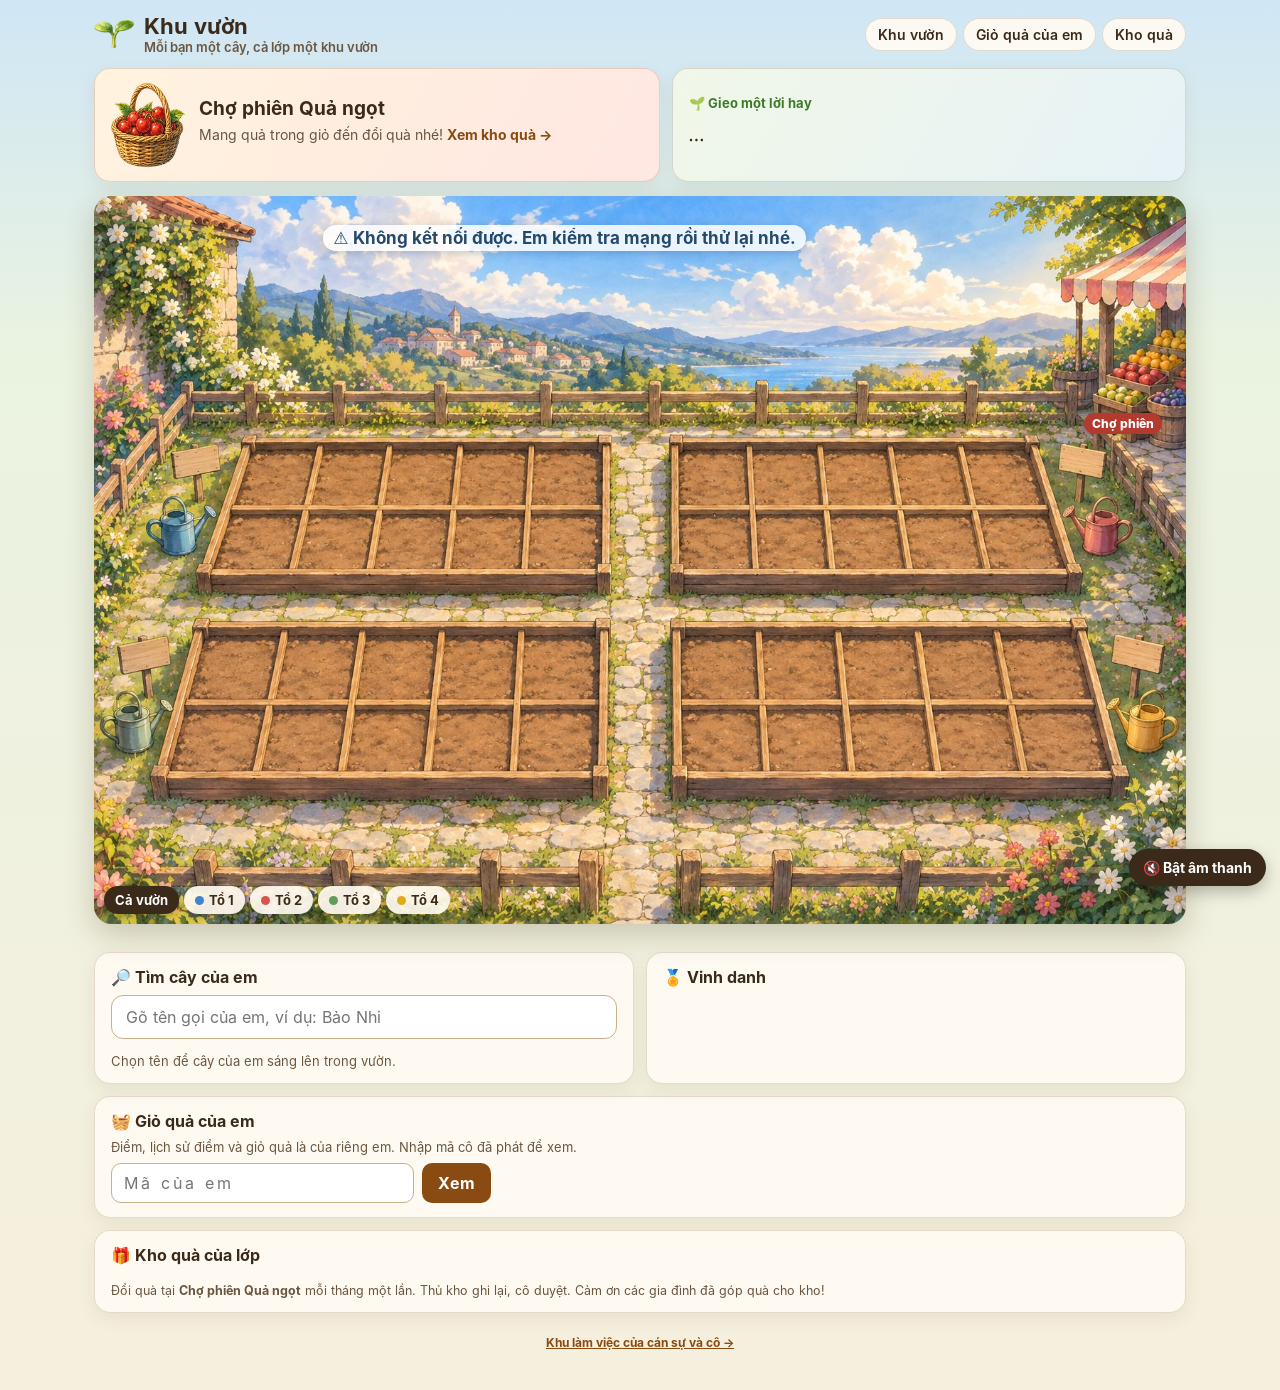
<file: index.html>
<!DOCTYPE html>
<html lang="vi">
<head>
<meta charset="utf-8">
<meta name="viewport" content="width=device-width,initial-scale=1">
<meta name="robots" content="noindex,nofollow">
<title>Khu vườn 8A11</title>
<link rel="icon" href="s1.webp">
<link rel="stylesheet" href="vuon.css">
<style>
.demo{background:#FFF4C9;border:1px dashed #C9A227;border-radius:14px;padding:10px 14px;font-size:13.5px;margin-bottom:12px;line-height:1.55}
.demo b{font-weight:700}.demo code{background:#fff;border-radius:6px;padding:1px 6px;font-weight:700}
.demo button{border:0;background:#8A4B12;color:#fff;border-radius:8px;padding:4px 10px;font-weight:700;cursor:pointer;margin-left:6px}
.loading{padding:60px 0;text-align:center;color:var(--soft)}
.err{background:#FDECEA;color:#8A1C12;border-radius:12px;padding:12px 14px;margin:10px 0}
.foot a{color:#8A4B12;font-weight:700}
</style>
</head>
<body>
<div class="wrap">
<div id="demo" class="demo" hidden></div>

<header class="top">
 <div class="brand"><img src="s1.webp" alt=""><div><h1 id="h1">Khu vườn</h1><small id="sub">Mỗi bạn một cây, cả lớp một khu vườn</small></div></div>
 <nav class="nav"><a href="#vuon">Khu vườn</a><a href="#gio">Giỏ quả của em</a><a href="#kho">Kho quà</a></nav>
</header>

<section class="market">
 <div class="card fair">
  <img class="bk" src="s8.webp" alt="">
  <div>
   <h2>Chợ phiên Quả ngọt</h2>
   <p id="fairTxt">Mang quả trong giỏ đến đổi quà nhé! <a class="link" href="#kho">Xem kho quà →</a></p>
   <div class="count" id="count"></div>
  </div>
 </div>
 <div class="card quote">
  <div class="qh"><span id="qn" style="margin:0;color:#3F7A2A;font-weight:700">🌱 Gieo một lời hay</span> <span id="qd"></span></div>
  <blockquote id="qt">…</blockquote>
  <div class="qa" id="qa"></div>
 </div>
</section>

<section id="vuon" class="scene-box">
 <div class="viewport" id="vp">
  <div class="scene" id="scene">
   <img class="bg" src="bg.jpg" alt="Khu vườn của lớp với 4 luống của 4 tổ">
   <div class="title"><span id="t2">🌱 Đang tải khu vườn…</span></div>
   <button class="stall" id="stall" aria-label="Mở kho quà và chợ phiên"><span>Chợ phiên</span></button>
  </div>
 </div>
 <div class="zoombar" id="zoombar"></div>
 <div class="tip" id="tip" hidden></div>
</section>

<section class="ladder" id="ladder" aria-label="Các mức của cây"></section>

<section class="row">
 <div class="card search">
  <h3>🔎 Tìm cây của em</h3>
  <input id="q" type="search" placeholder="Gõ tên gọi của em, ví dụ: Bảo Nhi" autocomplete="off">
  <div class="res" id="res"></div>
  <div class="hint">Chọn tên để cây của em sáng lên trong vườn.</div>
 </div>
 <div class="card honor">
  <h3>🏅 Vinh danh</h3>
  <div id="honor"></div>
 </div>
</section>

<section id="gio" class="card basket">
 <h3>🧺 Giỏ quả của em</h3>
 <div class="hint" style="margin:0 0 8px">Điểm, lịch sử điểm và giỏ quả là của riêng em. Nhập mã cô đã phát để xem.</div>
 <div class="codebox"><input id="code" maxlength="40" placeholder="Mã của em" autocomplete="off" autocapitalize="off" spellcheck="false"><button id="go">Xem</button></div>
 <div class="hint" id="codeErr" style="color:#B23A2E" hidden></div>
 <div class="me" id="me"></div>
</section>

<section id="kho" class="card store">
 <h3>🎁 Kho quà của lớp</h3>
 <div class="goods" id="goods"></div>
 <div class="note">Đổi quà tại <b>Chợ phiên Quả ngọt</b> mỗi tháng một lần. Thủ kho ghi lại, cô duyệt. Cảm ơn các gia đình đã góp quà cho kho!</div>
</section>

<button class="snd" id="snd" aria-pressed="false">🔇 Bật âm thanh</button>
<div class="foot"><a href="lam-viec.html">Khu làm việc của cán sự và cô →</a></div>
</div>

<script src="config.js"></script>
<script src="seed.js"></script>
<script src="core.js"></script>
<script src="memdb.js"></script>
<script src="api.js"></script>
<script src="sound.js"></script>
<script>
const W=1536,H=1024;
const IMG=[0,1,2,3,4,5,6,7,8].map(i=>'s'+i+'.webp');
const SW=[196,372,412,522,504,560,524];
const BEDS={1:[[215,350],[712,350],[165,525],[712,525]],2:[[821,350],[1321,350],[821,525],[1364,525]],3:[[150,615],[712,615],[100,810],[712,810]],4:[[824,618],[1386,618],[824,810],[1436,810]]};
const TEAM=[["Tổ 1","--t1"],["Tổ 2","--t2"],["Tổ 3","--t3"],["Tổ 4","--t4"]];
const SIGNS=[[143,371],[1389,373],[69,646],[1467,644]];
const CANS=[[122,425],[1420,425],[82,700],[1466,700]];
const QNAMES=['🌱 Gieo một lời hay','☀️ Lời hay mỗi sáng','🌰 Hạt giống lời hay'];
const $=id=>document.getElementById(id);
const pct=(v,t)=>(v/t*100)+'%';
const esc=s=>String(s).replace(/[&<>"]/g,c=>({'&':'&amp;','<':'&lt;','>':'&gt;','"':'&quot;'}[c]));
function quadPt(q,u,v){const[a,b,c,d]=q;const tx=a[0]+(b[0]-a[0])*u,ty=a[1]+(b[1]-a[1])*u,bx=c[0]+(d[0]-c[0])*u,by=c[1]+(d[1]-c[1])*u;return[tx+(bx-tx)*v,ty+(by-ty)*v]}
let V=null,S=[],nodes=[],hl=null,zoomed=0;
const scene=$('scene');

/* ---------- chế độ thử ---------- */
if(VuonAPI.demo){const c=VuonAPI.codes;$('demo').hidden=false;
 $('demo').innerHTML=`<b>Đang chạy chế độ thử</b> (chưa nối Google Trang tính, điểm là dữ liệu mẫu, chỉ lưu trên máy này). Mã thử: học sinh <code>${c.hocSinh}</code> · cô <code>${c.co}</code> · tổ trưởng tổ 1 <code>${c.toTruong1}</code> · tổ phó tổ 1 <code>${c.toPho1}</code> · thủ kho <code>${c.thuKho}</code>. <a href="lam-viec.html">Mở khu làm việc →</a><button id="rs">Đặt lại dữ liệu thử</button>`;
 $('rs').onclick=()=>{VuonAPI.resetDemo();location.reload()};}

/* ---------- tải dữ liệu ---------- */
/* Hiện ngay dữ liệu lần trước (nếu có) cho nhanh, rồi cập nhật bản mới từ máy chủ */
const CK='vuon-cache-'+((window.VUON_CONFIG||{}).apiUrl||'demo').slice(-24);
try{const c=localStorage.getItem(CK);if(c&&!VuonAPI.demo)render(JSON.parse(c))}catch(e){}
VuonAPI.call({action:'vuon'}).then(d=>{render(d);try{localStorage.setItem(CK,JSON.stringify(d))}catch(e){}})
 .catch(e=>{if(!V)$('t2').textContent='⚠️ '+e.message;});

function render(d){
 V=d;S=d.hocSinh;const N=d.tenMoc;
 document.title='Khu vườn '+d.lop;$('h1').textContent='Khu vườn '+d.lop;
 $('sub').textContent='Mùa tháng '+d.thang+' · Mỗi bạn một cây, cả lớp một khu vườn';
 $('t2').textContent='🌱 Mùa tháng '+d.thang+' · còn '+d.conNgay+' ngày thu hoạch';
 /* chợ phiên */
 const cp=d.choPhien?new Date(d.choPhien+'T00:00:00'):null,today=new Date(d.homNay+'T00:00:00');
 const dn=cp?Math.max(0,Math.round((cp-today)/864e5)):0;
 $('fairTxt').innerHTML=(cp?`Mở ngày <b>${cp.getDate()}/${cp.getMonth()+1}</b> ${esc(d.gioChoPhien||'')}. `:'')+'Mang quả trong giỏ đến đổi quà nhé! <a class="link" href="#kho">Xem kho quà →</a>';
 $('count').innerHTML=(cp?`<span>${dn}<i>ngày</i></span>`:'')+`<span>${d.kho.reduce((a,g)=>a+g.sl,0)}<i>món quà</i></span><span>${d.kho.filter(g=>g.sl>0).length}<i>loại</i></span>`;
 /* lời hay */
 const doy=Math.floor((today-new Date(today.getFullYear(),0,0))/864e5);
 $('qn').textContent=QNAMES[doy%3];
 const q=d.cauHay.length?d.cauHay[doy%d.cauHay.length]:['Mỗi ngày một việc tốt.',''];
 $('qt').textContent=q[0];$('qa').textContent=q[1]?'— '+q[1]:'';
 $('qd').textContent='· '+today.toLocaleDateString('vi-VN',{weekday:'long',day:'numeric',month:'numeric'});
 drawGarden();drawLadder(N);drawHonor();drawStore();
}

function drawGarden(){
 scene.querySelectorAll('.plant,.bee,.sign,.can,.ring').forEach(n=>n.remove());nodes=[];
 S.forEach((s,i)=>{
  const q=BEDS[s.to];if(!q||!s.o||s.o>10)return;
  const r=Math.floor((s.o-1)/5),c=(s.o-1)%5;
  const[x,y]=quadPt(q,(c+.5)/5,(r+.86)/2);
  const cw=Math.hypot(...[0,1].map(k=>quadPt(q,(c+1)/5,(r+.5)/2)[k]-quadPt(q,c/5,(r+.5)/2)[k]));
  const k=Math.min(6,s.muc),w=SW[k]/560*cw*1.02;
  const b=document.createElement('button');b.className='plant';b.dataset.i=i;
  b.style.left=pct(x,W);b.style.top=pct(y,H);b.style.width=pct(w,W);b.style.zIndex=10+r;
  b.setAttribute('aria-label',s.ten+', '+V.tenMoc[k]);
  b.innerHTML=`<img src="${IMG[k]}" alt="" style="--d:${4+((i*7)%30)/10}s;--dl:-${(i*13)%40/10}s">`+(s.qua>1?`<span class="q">×${s.qua}</span>`:'');
  scene.appendChild(b);nodes[i]=b;
  for(let j=0;j<Math.min(2,s.ong);j++){const be=document.createElement('div');be.className='bee';be.style.left=pct(x-cw*(.15-j*.3),W);be.style.top=pct(y-cw*(1.25-j*.2),H);be.style.width=pct(cw*.42,W);be.innerHTML=`<img src="${IMG[7]}" alt="" style="--d:${5+i%3+j}s">`;scene.appendChild(be)}
 });
 const ring=document.createElement('div');ring.className='ring';ring.id='ring';scene.appendChild(ring);
 TEAM.forEach(([n,c],j)=>{
  const s=document.createElement('div');s.className='sign';s.style.left=pct(SIGNS[j][0],W);s.style.top=pct(SIGNS[j][1],H);
  s.innerHTML=`<i style="background:var(${c})"></i>${n}`;scene.appendChild(s);
  const t=V.to[j],f=t.pt/100;
  const cn=document.createElement('div');cn.className='can'+(f>=1?' full':'');cn.style.left=pct(CANS[j][0],W);cn.style.top=pct(CANS[j][1],H);
  cn.innerHTML=`<div class="lbl">${f>=1?'💧 Đầy bình!':'💧 '+t.pt+'%'}<div class="bar"><i style="width:${t.pt}%"></i></div></div>`;
  scene.appendChild(cn);
 });
}
function drawLadder(N){
 $('ladder').innerHTML=N.map((n,i)=>`<div class="lv"><div class="im"><img src="${IMG[i]}" alt=""></div><b>${esc(n)}</b><small>${i?'từ '+V.moc[i]+' điểm':'khởi đầu'}${i===N.length-1?' · thêm '+V.buocQua+' điểm = thêm 1 quả':''}</small></div>`).join('');
}
function drawHonor(){
 const h=V.vinhDanh;
 $('honor').innerHTML=`
 <div class="hon"><div class="ic">🌱</div><div><b>Mầm Vươn cao: ${h.vuonCao?esc(h.vuonCao.ten):'chưa có'}</b><div>Tiến bộ nhiều nhất tuần trước${h.vuonCao?' ('+TEAM[h.vuonCao.to-1][0]+')':''}</div></div></div>
 <div class="hon"><div class="ic">🌷</div><div><b>Luống Nở rộ: ${h.noRo?TEAM[h.noRo-1][0]:'chưa có'}</b><div>Tổ đầu tiên tưới đầy bình trong tháng</div></div></div>
 <div class="hon"><div class="ic">🎉</div><div><b>Vườn Rộn ràng: ${h.soToDay}/4 tổ</b><div>Cả 4 tổ đầy bình thì cả lớp nhận thưởng chung</div></div></div>`;
}
function drawStore(){
 $('goods').innerHTML=V.kho.map(g=>`<div class="good${g.sl?'':' out'}"><div class="e">${esc(g.bt)}</div><b>${esc(g.ten)}</b><div class="pr">${g.gia} quả</div><div class="st">${g.sl?'Còn '+g.sl:'Hết hàng · chờ bổ sung'}</div></div>`).join('')||'<div class="hint">Kho quà đang được chuẩn bị.</div>';
}

/* ---------- phóng to từng tổ ---------- */
const ZB=$('zoombar');
ZB.innerHTML=[["Cả vườn",0]].concat(TEAM.map((t,j)=>[t[0],j+1])).map(([n,t])=>`<button data-t="${t}">${t?`<i style="background:var(${TEAM[t-1][1]})"></i>`:''}${n}</button>`).join('');
function zoom(t){
 zoomed=t;[...ZB.children].forEach(b=>b.classList.toggle('on',+b.dataset.t===t));
 if(!t){scene.style.transform='none';return}
 const q=BEDS[t],xs=q.map(p=>p[0]),ys=q.map(p=>p[1]);
 const x0=Math.min(...xs)-90,x1=Math.max(...xs)+120,y0=Math.min(...ys)-70,y1=Math.max(...ys)+30;
 const s=Math.min(W/(x1-x0),H/(y1-y0)),cx=(x0+x1)/2,cy=(y0+y1)/2,k=$('vp').getBoundingClientRect().width/W;
 let tx=W/2-cx*s,ty=H/2-cy*s;tx=Math.min(0,Math.max(W-W*s,tx));ty=Math.min(0,Math.max(H-H*s,ty));
 scene.style.transform=`translate(${tx*k}px,${ty*k}px) scale(${s})`;
}
ZB.addEventListener('click',e=>{const b=e.target.closest('button');if(b){zoom(+b.dataset.t);Snd.play('water')}});
addEventListener('resize',()=>zoom(zoomed));zoom(0);

/* ---------- chạm vào cây ---------- */
const tip=$('tip');
function showTip(i){const s=S[i],k=Math.min(6,s.muc),r=nodes[i].getBoundingClientRect(),w=$('vuon').getBoundingClientRect();
 tip.innerHTML=`<b>${esc(s.ten)}</b>${TEAM[s.to-1][0]} · ${esc(V.tenMoc[k])}${s.qua?' 🍎×'+s.qua:''}${s.ong?' · có ong 🐝':''}`;tip.hidden=false;
 const L=Math.min(w.width-tip.offsetWidth-6,Math.max(6,r.left-w.left+r.width/2-tip.offsetWidth/2));
 let T=r.top-w.top-tip.offsetHeight-6;if(T<4)T=r.bottom-w.top+6;tip.style.left=L+'px';tip.style.top=T+'px'}
scene.addEventListener('pointerover',e=>{const p=e.target.closest('.plant');if(p)showTip(+p.dataset.i)});
scene.addEventListener('pointerout',e=>{if(e.target.closest('.plant')&&hl===null)tip.hidden=true});
scene.addEventListener('click',e=>{const p=e.target.closest('.plant');if(p){p.classList.remove('pop');void p.offsetWidth;p.classList.add('pop');Snd.play('pop');showTip(+p.dataset.i)}});
$('stall').addEventListener('click',()=>{Snd.play('chime');$('kho').scrollIntoView({behavior:'smooth'})});

/* ---------- tìm cây ---------- */
const norm=s=>s.normalize('NFD').replace(/[̀-ͯ]/g,'').replace(/[đĐ]/g,'d').toLowerCase();
function focusKid(i){
 hl=i;scene.classList.add('dimmed');nodes.forEach((n,j)=>n&&n.classList.toggle('hl',j===i));
 const n=nodes[i],ring=$('ring');if(n){ring.style.left=n.style.left;ring.style.top=(parseFloat(n.style.top)-parseFloat(n.style.width)*W/H*.45)+'%';ring.style.width=(parseFloat(n.style.width)*1.4)+'%';ring.style.aspectRatio='1';ring.classList.add('on');}
 if(innerWidth<760)zoom(S[i].to);
 $('vuon').scrollIntoView({behavior:'smooth',block:'center'});Snd.play('ting');
 setTimeout(()=>n&&showTip(i),zoomed?750:350);
}
function clearHl(){hl=null;scene.classList.remove('dimmed');nodes.forEach(n=>n&&n.classList.remove('hl'));const r=$('ring');if(r)r.classList.remove('on');tip.hidden=true}
$('q').addEventListener('input',()=>{
 const v=norm($('q').value.trim());if(!v){$('res').innerHTML='';clearHl();return}
 const m=S.map((s,i)=>i).filter(i=>norm(S[i].ten).includes(v)).slice(0,8);
 $('res').innerHTML=m.map(i=>{const k=Math.min(6,S[i].muc);return `<button data-i="${i}"><img src="${IMG[k]}" alt=""><div><b>${esc(S[i].ten)}</b><div class="t">${TEAM[S[i].to-1][0]} · ${esc(V.tenMoc[k])}</div></div></button>`}).join('')||'<div class="hint">Chưa thấy tên này. Em thử gõ tên riêng nhé.</div>';
});
$('res').addEventListener('click',e=>{const b=e.target.closest('button');if(b)focusKid(+b.dataset.i)});

/* ---------- giỏ quả của em ---------- */
$('go').addEventListener('click',openMe);$('code').addEventListener('keydown',e=>{if(e.key==='Enter')openMe()});
function openMe(){
 const c=$('code').value.trim(),err=$('codeErr');
 if(!c){err.textContent='Em nhập mã trước nhé.';err.hidden=false;return}
 err.hidden=true;$('go').disabled=true;$('go').textContent='…';
 VuonAPI.call({action:'cuaEm',ma:c}).then(m=>{
  const k=Math.min(6,m.muc),mx=Math.max(1,...Object.values(m.thanh));
  const bar=(n,col)=>`<div>${n}<i><s style="width:${Math.round(m.thanh[n]/mx*100)}%;background:${col}"></s></i>${m.thanh[n]}</div>`;
  $('me').innerHTML=`<div class="pic"><img src="${IMG[k]}" alt=""><div><b>${esc(m.ten)}</b></div><div style="font-size:13px;color:var(--soft)">${TEAM[m.to-1][0]} · ${esc(m.tenMuc)}${m.qua?' 🍎×'+m.qua:''}</div>${m.ong.length?`<div style="font-size:13px;margin-top:4px">🐝 ${m.ong.map(esc).join(', ')}</div>`:''}</div>
  <div><div class="stat"><div><b>${m.diem}</b>điểm tháng ${V?V.thang:''}</div><div><b>${Math.max(0,m.conThieu)}</b>điểm nữa: ${esc(m.mucSau)}</div><div><b>${m.gio.daThu}</b>quả đã thu hoạch</div><div><b>${m.gio.conLai-m.gio.dangDoi}</b>quả còn trong giỏ 🧺</div></div>
  <div class="bars">${bar('Nề nếp','#8D6E63')}${bar('Học tập','#4CAF50')}${bar('Sẻ chia','#E91E63')}</div>
  <div class="hist">${m.lichSu.length?m.lichSu.slice(0,40).map(e=>`<div><span>${e.ngay.slice(8)}/${e.ngay.slice(5,7)} · ${esc(e.ten)}${e.cho?' <i style="color:#B07A00">(chờ cô duyệt)</i>':''}</span><span class="${e.diem<0?'m':'p'}">${e.diem>0?'+':''}${e.diem}</span></div>`).join(''):'<div>Tháng này chưa có điểm nào. Cố lên nhé!</div>'}
  ${m.doiQua.map(o=>`<div><span>${o.ngay.slice(8)}/${o.ngay.slice(5,7)} · Đổi ${esc(o.ten)}${o.tt==='cho'?' (chờ duyệt)':o.tt==='tu_choi'?' (không duyệt)':''}</span><span class="m">−${o.qua} quả</span></div>`).join('')}</div></div>`;
  $('me').classList.add('on');Snd.play('jingle');
 }).catch(e=>{err.textContent=e.message;err.hidden=false;$('me').classList.remove('on')})
 .finally(()=>{$('go').disabled=false;$('go').textContent='Xem'});
}
</script>
</body>
</html>
</file>
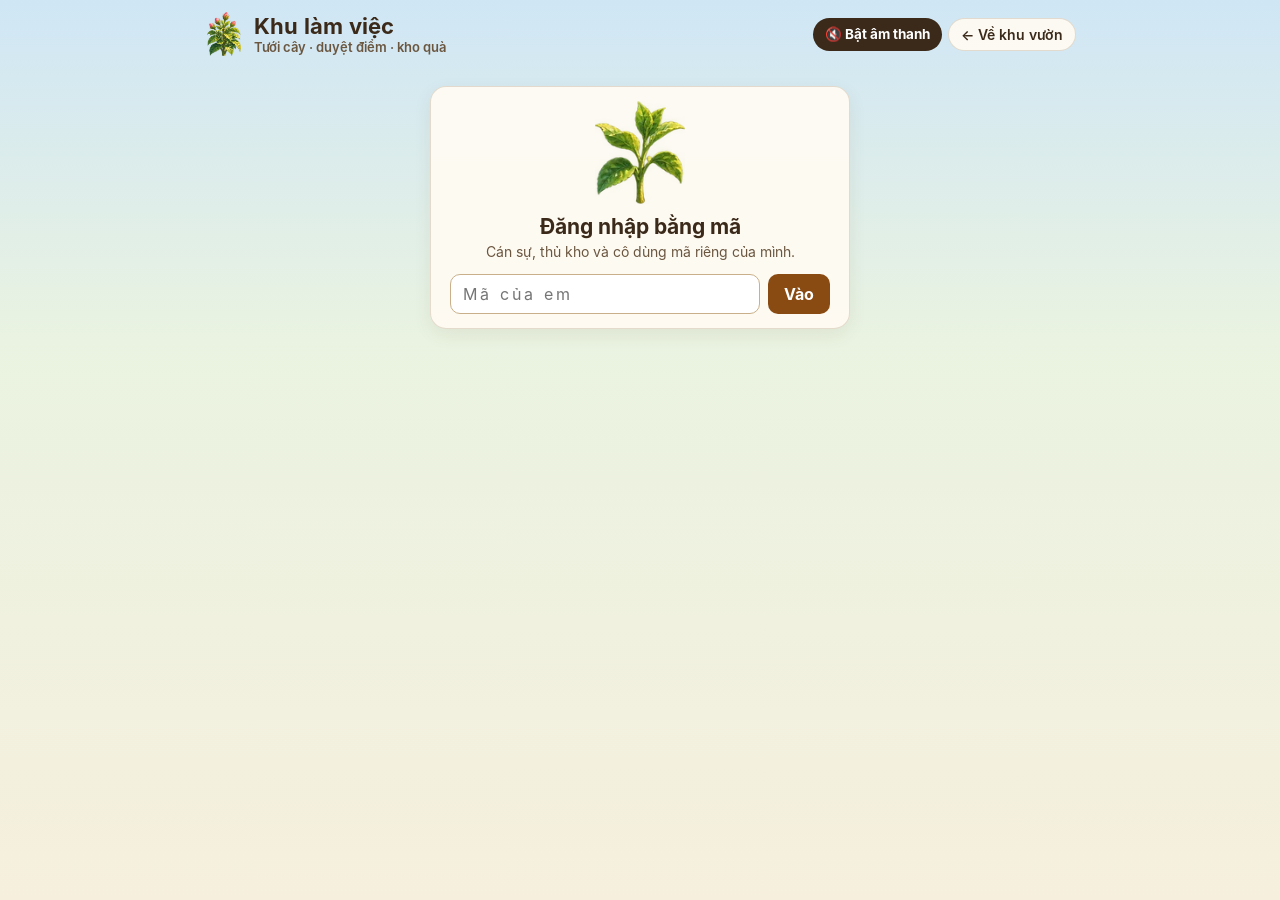
<file: lam-viec.html>
<!DOCTYPE html>
<html lang="vi">
<head>
<meta charset="utf-8">
<meta name="viewport" content="width=device-width,initial-scale=1">
<meta name="robots" content="noindex,nofollow">
<title>Khu làm việc · Khu vườn</title>
<link rel="icon" href="s1.webp">
<link rel="stylesheet" href="vuon.css">
<style>
.wrap{max-width:900px}
.nav .snd{position:static;box-shadow:none;padding:7px 12px;font-size:13.5px}
.demo{background:#FFF4C9;border:1px dashed #C9A227;border-radius:14px;padding:10px 14px;font-size:13.5px;margin-bottom:12px;line-height:1.6}
.demo code{background:#fff;border-radius:6px;padding:1px 6px;font-weight:700}
.demo button{border:0;background:#8A4B12;color:#fff;border-radius:8px;padding:4px 10px;font-weight:700;cursor:pointer}
.login{max-width:420px;margin:30px auto;text-align:center}
.login img{width:90px}
.login h2{font-size:21px;margin:6px 0 4px}
.login p{color:var(--soft);font-size:14px;margin:0 0 14px}
.login .codebox{margin:0 auto}
input,select,textarea{font:inherit;font-family:inherit;font-size:15px;border:1.5px solid #C9B08A;border-radius:10px;padding:8px 10px;background:#fff;color:var(--ink)}
input:focus,select:focus{outline:none;border-color:#8A4B12}
.btn{border:0;cursor:pointer;font-weight:700;border-radius:10px;padding:9px 14px;background:#8A4B12;color:#fff;font-size:14.5px}
.btn.sec{background:#fff;color:var(--ink);border:1px solid var(--line)}
.btn.green{background:#3F7A2A}.btn.red{background:#B23A2E}
.btn:disabled{opacity:.55;cursor:default}
.hello{display:flex;align-items:center;gap:10px;flex-wrap:wrap;margin-bottom:10px}
.hello b{font-size:17px}.hello span{color:var(--soft);font-size:13.5px}
.hello .btn{margin-left:auto}
.tabs{display:flex;gap:6px;flex-wrap:wrap;margin-bottom:12px}
.tabs button{border:1px solid var(--line);background:var(--card);border-radius:999px;padding:8px 14px;font-weight:700;cursor:pointer;font-size:14px}
.tabs button.on{background:var(--ink);color:#fff;border-color:var(--ink)}
.tabs button .n[hidden]{display:none}
.tabs button .n{display:inline-block;background:#B23A2E;color:#fff;border-radius:999px;font-size:11px;padding:0 6px;margin-left:5px}
.bar{display:flex;gap:8px;flex-wrap:wrap;align-items:center;margin-bottom:10px}
.bar label{font-size:13.5px;color:var(--soft);font-weight:600}
.chipset{display:flex;gap:5px;flex-wrap:wrap}
.chipset button{border:1px solid var(--line);background:#fff;border-radius:999px;padding:5px 11px;font-size:13px;font-weight:600;cursor:pointer}
.chipset button.on{background:#3F7A2A;color:#fff;border-color:#3F7A2A}
.kid{background:var(--card);border:1px solid var(--line);border-radius:14px;margin-bottom:8px;overflow:hidden}
.kid>header{display:flex;align-items:center;gap:10px;padding:10px 12px;cursor:pointer}
.kid>header .nm{font-weight:700;font-size:15px}
.kid>header .sum{margin-left:auto;font-size:13px;font-weight:700;color:#3F7A2A}
.kid>header .sum.neg{color:#B23A2E}
.kid>header .ar{color:var(--soft);transition:transform .2s}
.kid.open>header .ar{transform:rotate(90deg)}
.kid .body{display:none;padding:0 12px 12px}
.kid.open .body{display:block}
.grp{font-size:12px;font-weight:800;color:var(--soft);text-transform:uppercase;letter-spacing:.4px;margin:10px 0 4px}
.it{display:flex;align-items:center;gap:8px;padding:5px 0;border-top:1px dashed var(--line)}
.it .t{flex:1;font-size:14px;line-height:1.35}
.it .p{font-weight:800;font-size:13px;min-width:30px;text-align:right}
.it .p.pos{color:#2E7D32}.it .p.neg{color:#B23A2E}
.step{display:flex;align-items:center;gap:4px}
.step button{width:34px;height:34px;border-radius:50%;border:1px solid var(--line);background:#fff;font-size:18px;font-weight:700;cursor:pointer;line-height:1}
.step button.plus{background:#E8F3DC}
.step b{min-width:22px;text-align:center;font-size:16px}
.step b.z{color:#bbb}
.note{width:100%;margin-top:8px;font-size:14px}
.sticky{position:sticky;bottom:10px;z-index:20;display:flex;align-items:center;gap:10px;background:#3B2A1A;color:#fff;border-radius:16px;padding:10px 12px;box-shadow:0 8px 20px rgba(0,0,0,.25);margin-top:12px}
.sticky .btn{margin-left:auto;background:#5DB7EC;color:#06324F;font-size:15.5px}
.msg{border-radius:12px;padding:10px 12px;margin:8px 0;font-size:14px;white-space:pre-line}
.msg.ok{background:#E8F5E1;color:#1E5A12}.msg.bad{background:#FDECEA;color:#8A1C12}
table{width:100%;border-collapse:collapse;font-size:14px}
th,td{text-align:left;padding:7px 6px;border-bottom:1px solid var(--line);vertical-align:middle}
th{font-size:12px;color:var(--soft);text-transform:uppercase;letter-spacing:.3px}
.tw{overflow-x:auto}
.pill{display:inline-block;border-radius:999px;font-size:12px;font-weight:700;padding:2px 9px}
.pill.cho{background:#FFF0C2;color:#7A5300}.pill.duyet{background:#E3F2DA;color:#2E5E1A}.pill.tu_choi,.pill.xoa{background:#F4E1DE;color:#8A1C12}
.lv3{background:#FFF1EE}
.alert{background:#FFF1EE;border:1px solid #F3C2B8;border-radius:12px;padding:8px 12px;margin-bottom:6px;font-size:14px}
.teams{display:grid;grid-template-columns:repeat(4,1fr);gap:8px;margin-bottom:12px}
.teams div{background:#fff;border:1px solid var(--line);border-radius:12px;padding:8px 10px;font-size:13px}
.teams b{display:block;font-size:18px}
.mini{font-size:12.5px;color:var(--soft)}
.row2{display:grid;grid-template-columns:1fr 1fr;gap:12px}
.form{display:grid;gap:8px}
.form label{font-size:13px;font-weight:700;color:var(--soft)}
.sel-hs{max-height:340px;overflow:auto}
.panel{background:#fff;border:2px solid #3F7A2A;border-radius:14px;padding:12px;margin-bottom:12px}
.empty{color:var(--soft);text-align:center;padding:24px 0}
@media (max-width:640px){.row2{grid-template-columns:1fr}.teams{grid-template-columns:repeat(2,1fr)}.hide-sm{display:none}}
@media print{body{background:#fff}.wrap>*:not(#printArea){display:none!important}#printArea{display:block!important}}
#printArea{display:none}
#printArea table{font-size:13px}#printArea td{padding:10px 8px;border:1px solid #999}
</style>
</head>
<body>
<div class="wrap">
<div id="demo" class="demo" hidden></div>
<header class="top">
 <div class="brand"><img src="s4.webp" alt=""><div><h1>Khu làm việc</h1><small>Tưới cây · duyệt điểm · kho quà</small></div></div>
 <nav class="nav"><button class="snd" id="snd" aria-pressed="false">🔇 Bật âm thanh</button><a href="index.html">← Về khu vườn</a></nav>
</header>

<section id="loginBox" class="card login">
 <img src="s2.webp" alt="">
 <h2>Đăng nhập bằng mã</h2>
 <p>Cán sự, thủ kho và cô dùng mã riêng của mình.</p>
 <div class="codebox"><input id="code" maxlength="40" placeholder="Mã của em" autocomplete="off" autocapitalize="off" spellcheck="false"><button id="go">Vào</button></div>
 <div id="loginErr" class="msg bad" hidden></div>
</section>

<section id="app" hidden>
 <div class="hello"><b id="who"></b><span id="role"></span><button class="btn sec" id="out">Đăng xuất</button></div>
 <nav class="tabs" id="tabs"></nav>
 <div id="view"></div>
</section>
<div id="printArea"></div>
</div>

<script src="config.js"></script>
<script src="seed.js"></script>
<script src="core.js"></script>
<script src="memdb.js"></script>
<script src="api.js"></script>
<script src="sound.js"></script>
<script>
const $=id=>document.getElementById(id);
const esc=s=>String(s??'').replace(/[&<>"]/g,c=>({'&':'&amp;','<':'&lt;','>':'&gt;','"':'&quot;'}[c]));
const RN=VuonSeed.roleNames;
const ymd=d=>VuonCore.ymd(d);
const dm=s=>s?s.slice(8)+'/'+s.slice(5,7):'';
const PILL={cho:'Chờ duyệt',duyet:'Đã duyệt',tu_choi:'Không duyệt',xoa:'Đã xoá'};
let ME=null,CODE='',TAB='';
const api=(a,x)=>VuonAPI.call(Object.assign({action:a,ma:CODE},x||{}));
function msg(el,text,ok){el.innerHTML=`<div class="msg ${ok?'ok':'bad'}">${esc(text)}</div>`;}

if(VuonAPI.demo){const c=VuonAPI.codes;$('demo').hidden=false;
 $('demo').innerHTML=`<b>Chế độ thử</b> · dữ liệu mẫu, chỉ lưu trên máy này. Mã thử: cô <code>${c.co}</code> · tổ trưởng tổ 1 <code>${c.toTruong1}</code> · tổ phó tổ 1 <code>${c.toPho1}</code> · lớp trưởng <code>${c.lopTruong}</code> · chi đội trưởng <code>${c.chiDoiTruong}</code> · thủ kho <code>${c.thuKho}</code> <button id="rs">Đặt lại dữ liệu thử</button>`;
 $('rs').onclick=()=>{VuonAPI.resetDemo();sessionStorage.clear();location.reload()};}

/* ---------- đăng nhập ---------- */
function doLogin(c){
 $('go').disabled=true;$('go').textContent='…';
 return VuonAPI.call({action:'dangNhap',ma:c}).then(u=>{
  ME=u;CODE=c;try{sessionStorage.setItem('vuon-ma',c)}catch(e){}
  $('loginBox').hidden=true;$('app').hidden=false;
  $('who').textContent='Chào '+(u.co?'cô':u.ten);
  $('role').textContent=u.co?'Cô chủ nhiệm':(u.roles.length?u.roles.map(r=>RN[r]||r).join(', ')+' · Tổ '+u.to:'Học sinh');
  const tabs=[];
  if(u.co||u.roles.some(r=>r!=='thu_kho'))tabs.push(['tuoi','💧 Tưới cây']);
  if(u.co){tabs.push(['duyet','✅ Duyệt']);tabs.push(['lop','👥 Lớp']);tabs.push(['cansu','🎖️ Ban cán sự'])}
  if(u.co||u.roles.includes('thu_kho'))tabs.push(['kho','🎁 Kho quà']);
  if(!tabs.length){$('view').innerHTML='<div class="card empty">Mã này chưa được giao việc. Em xem cây của mình ở <a href="index.html#gio">trang khu vườn</a> nhé.</div>';return}
  $('tabs').innerHTML=tabs.map(([k,n])=>`<button data-k="${k}">${n}${k==='duyet'?'<span class="n" id="nDuyet" hidden></span>':''}</button>`).join('');
  show(tabs[0][0]);if(u.co)countPending();
 }).catch(e=>{$('loginErr').hidden=false;$('loginErr').textContent=e.message}).finally(()=>{$('go').disabled=false;$('go').textContent='Vào'});
}
$('go').onclick=()=>doLogin($('code').value.trim());
$('code').addEventListener('keydown',e=>{if(e.key==='Enter')doLogin($('code').value.trim())});
$('out').onclick=()=>{try{sessionStorage.removeItem('vuon-ma')}catch(e){}location.reload()};
try{const s=sessionStorage.getItem('vuon-ma');if(s)doLogin(s)}catch(e){}
$('tabs').addEventListener('click',e=>{const b=e.target.closest('button');if(b)show(b.dataset.k)});
function show(k){TAB=k;[...$('tabs').children].forEach(b=>b.classList.toggle('on',b.dataset.k===k));$('view').innerHTML='<div class="empty">🌱 Đang tải… (máy chủ Google cần vài giây)</div>';
 ({tuoi:viewWater,duyet:viewApprove,lop:viewClass,kho:viewStore,cansu:viewRoles})[k]();}
function countPending(){api('choDuyet').then(p=>{const n=p.diem.length+p.doiQua.length,el=$('nDuyet');if(el){el.hidden=!n;el.textContent=n}})}

/* ================= TƯỚI CÂY ================= */
let F=null,CNT={},NOTE={},FILTER=0;
function viewWater(){
 api('mauGhi').then(f=>{F=f;CNT={};NOTE={};
  if(ME.co)F.hocSinh.unshift({id:'*',ten:'🏫 Cả lớp',to:0,muc:['TT_LOP']});
  const today=ymd(new Date()),min=ymd(new Date(Date.now()-14*864e5));
  const teams=[...new Set(F.hocSinh.map(s=>s.to).filter(Boolean))].sort();
  $('view').innerHTML=`
  <div class="card" style="margin-bottom:10px">
   <div class="bar"><label>Ngày ghi trên phiếu</label><input type="date" id="day" value="${today}" min="${min}" max="${today}">
   ${teams.length>1?`<div class="chipset" id="tf"><button data-t="0" class="on">Tất cả</button>${teams.map(t=>`<button data-t="${t}">Tổ ${t}</button>`).join('')}</div>`:''}
   <input type="search" id="find" placeholder="Tìm tên" style="flex:1;min-width:140px"></div>
   <div class="mini">Bấm vào tên một bạn, rồi bấm <b>+</b> đúng số nét đã gạch trên phiếu. Xong cả phiếu thì bấm <b>Tưới</b>.${ME.co?' Cô ghi thì có hiệu lực ngay.':' Cô duyệt xong thì cây mới lớn.'}</div>
  </div>
  <div id="kids"></div>
  <div class="sticky"><span id="tot">Chưa có lượt nào</span><button class="btn" id="send" disabled>💧 Tưới</button></div>
  <div id="res"></div>
  <div class="card" style="margin-top:14px"><h3 style="font-size:16px;margin-bottom:6px">Em đã ghi trong 14 ngày qua</h3><div id="recent" class="tw"></div></div>`;
  drawKids();loadRecent();
  if($('tf'))$('tf').onclick=e=>{const b=e.target.closest('button');if(!b)return;FILTER=+b.dataset.t;[...$('tf').children].forEach(x=>x.classList.toggle('on',x===b));drawKids()};
  $('find').oninput=drawKids;$('send').onclick=send;
 }).catch(e=>msg($('view'),e.message));
}
function itemRow(sid,k){const it=F.muc[k],n=(CNT[sid]||{})[k]||0;
 return `<div class="it"><div class="t">${esc(it.ten)}</div><div class="p ${it.diem<0?'neg':'pos'}">${it.diem>0?'+':''}${it.diem}</div>
 <div class="step" data-s="${sid}" data-k="${k}"><button class="minus" aria-label="Bớt">−</button><b class="${n?'':'z'}">${n}</b><button class="plus" aria-label="Thêm">+</button></div></div>`}
function drawKids(){
 const q=($('find').value||'').toLowerCase().normalize('NFD').replace(/[̀-ͯ]/g,'').replace(/đ/g,'d');
 const open=[...document.querySelectorAll('.kid.open')].map(x=>x.dataset.s);
 const list=F.hocSinh.filter(s=>(!FILTER||s.to===FILTER||s.id==='*')&&(!q||s.ten.toLowerCase().normalize('NFD').replace(/[̀-ͯ]/g,'').replace(/đ/g,'d').includes(q)));
 $('kids').innerHTML=list.map(s=>{
  const pos=s.muc.filter(k=>F.muc[k].diem>0),neg=s.muc.filter(k=>F.muc[k].diem<0);
  const groups={};pos.forEach(k=>{(groups[F.muc[k].nhom]=groups[F.muc[k].nhom]||[]).push(k)});
  return `<div class="kid${open.includes(s.id)?' open':''}" data-s="${s.id}"><header><span class="ar">▶</span><span class="nm">${esc(s.ten)}</span>${s.to?`<span class="mini">Tổ ${s.to}</span>`:''}<span class="sum" id="sum-${s.id}"></span></header>
  <div class="body">${Object.keys(groups).map(g=>`<div class="grp">Cộng · ${esc(g)}</div>`+groups[g].map(k=>itemRow(s.id,k)).join('')).join('')}
  ${neg.length?`<div class="grp">Trừ điểm</div>`+neg.map(k=>itemRow(s.id,k)).join(''):''}
  ${s.id!=='*'?`<input class="note" data-s="${s.id}" placeholder="Ghi chú (không bắt buộc), ví dụ: Toán 15 phút 7 → 9" value="${esc(NOTE[s.id]||'')}">`:''}</div></div>`}).join('')||'<div class="card empty">Không có bạn nào trong danh sách của em.</div>';
 list.forEach(s=>sumKid(s.id));
}
function sumKid(sid){const c=CNT[sid]||{},el=$('sum-'+sid);if(!el)return;let n=0,p=0;for(const k in c){n+=c[k];p+=c[k]*F.muc[k].diem}
 el.textContent=n?`${n} lượt · ${p>0?'+':''}${p}`:'';el.classList.toggle('neg',p<0)}
function total(){let n=0,kids=0;for(const s in CNT){let m=0;for(const k in CNT[s])m+=CNT[s][k];if(m)kids++;n+=m}
 $('tot').textContent=n?`${n} lượt cho ${kids} bạn`:'Chưa có lượt nào';$('send').disabled=!n}
document.addEventListener('click',e=>{
 if(TAB!=='tuoi')return;
 const h=e.target.closest('.kid>header');if(h){h.parentNode.classList.toggle('open');return}
 const b=e.target.closest('.step button');if(!b)return;
 const st=b.parentNode,s=st.dataset.s,k=st.dataset.k;CNT[s]=CNT[s]||{};
 let n=(CNT[s][k]||0)+(b.classList.contains('plus')?1:-1);n=Math.max(0,Math.min(20,n));CNT[s][k]=n;
 const v=st.querySelector('b');v.textContent=n;v.classList.toggle('z',!n);if(b.classList.contains('plus'))Snd.play('pop');sumKid(s);total();
});
document.addEventListener('input',e=>{if(e.target.classList.contains('note'))NOTE[e.target.dataset.s]=e.target.value});
function send(){
 const day=$('day').value,rows=[];let luot=0;
 for(const s in CNT)for(const k in CNT[s])if(CNT[s][k]){rows.push({hs:s,muc:k,lan:CNT[s][k],ngay:day,note:NOTE[s]||''});luot+=CNT[s][k]}
 if(!rows.length)return;
 $('send').disabled=true;$('send').textContent='Đang tưới…';
 api('tuoi',{dong:rows}).then(r=>{
  Snd.play('water');setTimeout(()=>Snd.play('jingle'),500);
  msg($('res'),`Đã tưới ${luot} lượt${r.soDong>rows.length?' (cả lớp '+r.soDong+' dòng)':''}.`+(r.choDuyet?' Cô duyệt xong thì cây sẽ lớn.':' Cây đã lớn rồi!'),true);
  CNT={};NOTE={};drawKids();total();loadRecent();if(ME.co)countPending();
 }).catch(e=>msg($('res'),e.message)).finally(()=>{$('send').textContent='💧 Tưới';total()});
}
function loadRecent(){
 api('daGhi').then(L=>{
  $('recent').innerHTML=L.length?`<table><tr><th>Ngày</th><th>Bạn</th><th>Việc</th><th>Điểm</th><th>Trạng thái</th><th></th></tr>${L.map(x=>`<tr><td>${dm(x.ngay)}</td><td>${esc(x.ten)}</td><td>${esc(x.muc)}${x.lan>1?' ×'+x.lan:''}</td><td>${x.diem>0?'+':''}${x.diem}</td><td><span class="pill ${x.tt}">${PILL[x.tt]||x.tt}</span></td><td>${x.tt==='cho'&&!ME.co?`<button class="btn sec" data-del="${x.id}" style="padding:4px 9px">Xoá</button>`:''}</td></tr>`).join('')}</table>`:'<div class="mini">Chưa có dòng nào.</div>';
 }).catch(e=>msg($('recent'),e.message));
}
document.addEventListener('click',e=>{const b=e.target.closest('[data-del]');if(!b)return;b.disabled=true;api('xoaDong',{id:b.dataset.del}).then(loadRecent).catch(er=>{b.disabled=false;msg($('recent'),er.message)})});

/* ================= DUYỆT ================= */
function viewApprove(after){
 api('choDuyet').then(P=>{
  const groups={};P.diem.forEach(r=>{const g=r.nguoi+' · ngày '+dm(r.ngay);(groups[g]=groups[g]||[]).push(r)});
  $('view').innerHTML=`<div id="ares"></div>
  <div class="card" style="margin-bottom:12px"><div class="bar"><h3 style="font-size:16px;margin-right:auto">Điểm chờ duyệt (${P.diem.length})</h3>
  ${P.diem.length?`<button class="btn green" id="ok">✅ Duyệt các dòng đã chọn</button><button class="btn red" id="no">Không duyệt</button>`:''}</div>
  ${P.diem.length?`<div class="mini" style="margin-bottom:6px">Các dòng đều được chọn sẵn. Bỏ chọn dòng nào cần xem lại. Dòng tô hồng là lỗi từ Mức 3 trở lên.</div>`+Object.keys(groups).map(g=>`<div class="grp">${esc(g)} <label style="font-weight:600;text-transform:none;margin-left:8px"><input type="checkbox" class="all" checked> chọn cả nhóm</label></div><div class="tw"><table>${groups[g].map(r=>`<tr class="${['3','4','5','DB'].includes(r.loi)?'lv3':''}"><td style="width:30px"><input type="checkbox" class="pk" value="${r.id}" checked></td><td>${esc(r.ten)}<div class="mini">Tổ ${r.to}</div></td><td>${esc(r.muc)}${r.lan>1?' ×'+r.lan:''}${r.note?`<div class="mini">📝 ${esc(r.note)}</div>`:''}</td><td style="font-weight:800;color:${r.diem<0?'#B23A2E':'#2E7D32'}">${r.diem>0?'+':''}${r.diem}</td></tr>`).join('')}</table></div>`).join(''):'<div class="empty">Không có điểm nào chờ duyệt. 🌿</div>'}</div>
  <div class="card"><div class="bar"><h3 style="font-size:16px;margin-right:auto">Đổi quà chờ duyệt (${P.doiQua.length})</h3>${P.doiQua.length?`<button class="btn green" id="gok">Duyệt</button><button class="btn red" id="gno">Không duyệt</button>`:''}</div>
  ${P.doiQua.length?`<table>${P.doiQua.map(r=>`<tr><td style="width:30px"><input type="checkbox" class="gk" value="${r.id}" checked></td><td>${dm(r.ngay)}</td><td>${esc(r.ten)}</td><td>${esc(r.qua)}</td><td>−${r.so} quả</td></tr>`).join('')}</table>`:'<div class="mini">Không có.</div>'}</div>`;
  document.querySelectorAll('.all').forEach(c=>c.onchange=()=>{c.closest('.grp').nextElementSibling.querySelectorAll('.pk').forEach(x=>x.checked=c.checked)});
  const pick=s=>[...document.querySelectorAll(s+':checked')].map(x=>x.value);
  const act=(a,sel,ok)=>()=>{const ids=pick(sel);if(!ids.length)return msg($('ares'),'Cô chưa chọn dòng nào.');
   api(a,{ids,ok}).then(r=>{if(ok)Snd.play('jingle');viewApprove((ok?'Đã duyệt ':'Đã bỏ ')+r.soDong+' dòng.'+(ok&&a==='duyet'?' Cây đã lớn rồi!':''));countPending()}).catch(e=>msg($('ares'),e.message))};
  if($('ok')){$('ok').onclick=act('duyet','.pk',true);$('no').onclick=act('duyet','.pk',false)}
  if($('gok')){$('gok').onclick=act('duyetQua','.gk',true);$('gno').onclick=act('duyetQua','.gk',false)}
  if(after)msg($('ares'),after,true);
 }).catch(e=>msg($('view'),e.message));
}

/* ================= LỚP ================= */
let CL=null;
function viewClass(){
 api('lop').then(L=>{CL=L;
  $('view').innerHTML=`<div id="cres"></div><div id="detail"></div>
  ${L.canLuuY.length?`<div class="card" style="margin-bottom:12px"><h3 style="font-size:16px;margin-bottom:8px">⚠️ Cần lưu ý tuần này</h3>${L.canLuuY.map(a=>`<div class="alert"><b>${esc(a.ten)}</b> (Tổ ${a.to}, ${a.soLoi} lỗi) → ${esc(a.xuLi)}</div>`).join('')}<div class="mini">Theo bảng xử lí vi phạm trong bộ tiêu chí. Cô trao đổi riêng với từng bạn.</div></div>`:''}
  <div class="teams">${L.to.map(t=>`<div>Tổ ${t.to}<b>${t.tb}</b>điểm TB · ${t.pt}% bình${t.day?' · đầy ngày '+dm(t.day):''}</div>`).join('')}</div>
  <div class="card"><div class="bar"><h3 style="font-size:16px;margin-right:auto">Danh sách lớp</h3><button class="btn sec" id="myCode">🔑 Đổi mã của cô</button><button class="btn sec" id="print">🖨️ In phiếu mã cho học sinh</button></div>
  <div class="tw"><table><tr><th>Họ tên</th><th>Tổ</th><th class="hide-sm">Vai trò</th><th>Điểm tháng</th><th class="hide-sm">Giỏ quả</th><th class="hide-sm">Mã</th><th></th></tr>
  ${L.hocSinh.map(h=>`<tr><td><b>${esc(h.ten)}</b></td><td><select data-to="${h.id}">${[1,2,3,4].map(t=>`<option ${t===h.to?'selected':''}>${t}</option>`).join('')}</select></td>
  <td class="hide-sm mini">${h.vai.map(r=>RN[r]||r).join(', ')}</td><td><b>${h.diem}</b></td><td class="hide-sm">${h.gio} 🍎</td><td class="hide-sm"><code>${esc(h.ma)}</code></td>
  <td style="white-space:nowrap"><button class="btn sec" data-see="${h.id}" style="padding:4px 9px">Xem</button> <button class="btn sec" data-bee="${h.id}" style="padding:4px 9px" title="Tặng ong">🐝</button> <button class="btn sec" data-key="${h.id}" style="padding:4px 9px" title="Đổi mã">🔑</button></td></tr>`).join('')}</table></div>
  <div class="mini" style="margin-top:8px">Đổi tổ: chọn số tổ mới, cây tự chuyển sang luống mới; điểm đã ghi vẫn tính cho tổ cũ. Phân công cán sự: tab Ban cán sự. Đôi bạn cùng tiến: cô chọn trong Google Trang tính (trang DoiBan).</div></div>`;
  document.querySelectorAll('[data-to]').forEach(s=>s.onchange=()=>{s.disabled=true;api('doiTo',{hs:s.dataset.to,to:+s.value}).then(r=>msg($('cres'),'Đã chuyển sang Tổ '+s.value+', ô số '+(r.o||'cũ')+'.',true)).catch(e=>{msg($('cres'),e.message);viewClass()}).finally(()=>s.disabled=false)});
  $('print').onclick=printCodes;
  $('myCode').onclick=()=>{$('detail').innerHTML=`<div class="panel"><b>🔑 Đổi mã đăng nhập của cô</b><div class="mini" style="margin:4px 0 8px">Ít nhất 8 kí tự, có cả chữ và số, không dấu cách. Đổi xong, mã cũ hết hiệu lực ngay.</div>
   <div class="bar"><input id="nc1" type="password" placeholder="Mã mới" autocomplete="new-password"><input id="nc2" type="password" placeholder="Nhập lại mã mới" autocomplete="new-password"><button class="btn green" id="ncs">Lưu</button><button class="btn sec" id="cls">Huỷ</button></div></div>`;
   $('cls').onclick=()=>$('detail').innerHTML='';$('nc1').focus();
   $('ncs').onclick=()=>api('doiMaCo',{maMoi:$('nc1').value,nhapLai:$('nc2').value}).then(()=>{CODE=$('nc1').value.trim();try{sessionStorage.setItem('vuon-ma',CODE)}catch(e){}$('detail').innerHTML='';msg($('cres'),'Đã đổi mã của cô. Lần sau cô đăng nhập bằng mã mới nhé.',true)}).catch(e=>msg($('cres'),e.message));};
 }).catch(e=>msg($('view'),e.message));
}
document.addEventListener('click',e=>{
 if(TAB!=='lop')return;
 const see=e.target.closest('[data-see]'),bee=e.target.closest('[data-bee]'),key=e.target.closest('[data-key]');
 if(key){const h=CL.hocSinh.find(x=>x.id===key.dataset.key);
  $('detail').innerHTML=`<div class="panel"><b>🔑 Đổi mã của ${esc(h.ten)}</b><div class="mini" style="margin:4px 0 8px">Mã hiện tại: <code>${esc(h.ma)}</code>. Để trống rồi bấm Lưu thì máy tự tạo mã 6 số mới. Nếu bạn là cán sự, mã này cũng là mã vào khu làm việc.</div>
  <div class="bar"><input id="km" placeholder="Mã mới (4–12 chữ hoặc số)" style="flex:1"><button class="btn green" id="kms">Lưu</button><button class="btn sec" id="cls">Huỷ</button></div></div>`;
  $('cls').onclick=()=>$('detail').innerHTML='';$('detail').scrollIntoView({behavior:'smooth'});
  $('kms').onclick=()=>api('doiMaHs',{hs:h.id,maMoi:$('km').value}).then(r=>{h.ma=r.ma;const cell=document.querySelector(`[data-key="${h.id}"]`).closest('tr').querySelector('code');if(cell)cell.textContent=r.ma;$('detail').innerHTML='';msg($('cres'),'Mã mới của '+h.ten+': '+r.ma,true)}).catch(er=>msg($('cres'),er.message));}
 if(see){$('detail').innerHTML='<div class="panel">Đang tải…</div>';api('xemHs',{hs:see.dataset.see}).then(m=>{
  $('detail').innerHTML=`<div class="panel"><div class="bar"><b style="font-size:16px;margin-right:auto">${esc(m.ten)} · Tổ ${m.to} · ${esc(m.tenMuc)}</b><button class="btn sec" id="cls">Đóng</button></div>
  <div class="mini">Điểm tháng: <b>${m.diem}</b> · Nề nếp ${m.thanh['Nề nếp']} · Học tập ${m.thanh['Học tập']} · Sẻ chia ${m.thanh['Sẻ chia']} · Giỏ: ${m.gio.conLai} quả (đã thu ${m.gio.daThu})</div>
  <div class="tw" style="max-height:260px;overflow:auto;margin-top:6px"><table>${m.lichSu.map(x=>`<tr><td>${dm(x.ngay)}</td><td>${esc(x.ten)}${x.cho?' <span class="pill cho">chờ</span>':''}${x.note?`<div class="mini">${esc(x.note)}</div>`:''}</td><td style="font-weight:800;color:${x.diem<0?'#B23A2E':'#2E7D32'}">${x.diem>0?'+':''}${x.diem}</td></tr>`).join('')}</table></div></div>`;
  $('cls').onclick=()=>$('detail').innerHTML='';$('detail').scrollIntoView({behavior:'smooth'});
 }).catch(er=>msg($('detail'),er.message));}
 if(bee){const h=CL.hocSinh.find(x=>x.id===bee.dataset.bee);
  $('detail').innerHTML=`<div class="panel"><b>🐝 Tặng ong cho ${esc(h.ten)}</b><div class="mini" style="margin:4px 0 8px">Ong bay quanh cây đến hết tháng. Ong không cộng điểm.</div><div class="bar"><input id="why" placeholder="Lí do, ví dụ: Đạt giải cờ vua cấp trường" style="flex:1"><button class="btn green" id="give">Tặng</button><button class="btn sec" id="cls">Huỷ</button></div></div>`;
  $('cls').onclick=()=>$('detail').innerHTML='';$('detail').scrollIntoView({behavior:'smooth'});$('why').focus();
  $('give').onclick=()=>api('tangOng',{hs:h.id,lyDo:$('why').value}).then(()=>{Snd.play('chime');$('detail').innerHTML='';msg($('cres'),'Đã tặng ong cho '+h.ten+'.',true)}).catch(er=>msg($('cres'),er.message));}
});
function printCodes(){
 const L=CL.hocSinh.slice().sort((a,b)=>a.to-b.to||a.ten.localeCompare(b.ten,'vi'));
 $('printArea').innerHTML=`<h2 style="font-family:inherit">Mã xem Giỏ quả · Khu vườn</h2><p style="font-size:13px">Cắt theo dòng, phát cho từng bạn. Mã dùng để xem điểm, lịch sử điểm và giỏ quả của riêng em; phụ huynh dùng chung mã với con.</p>
 <table>${L.map(h=>`<tr><td>Tổ ${h.to}</td><td><b>${esc(h.ten)}</b></td><td>Mã của em: <b style="font-size:16px;letter-spacing:2px">${esc(h.ma)}</b></td></tr>`).join('')}</table>`;
 window.print();
}

/* ================= BAN CÁN SỰ ================= */
function viewRoles(after){
 api('canSu').then(R=>{
  const holder=(v,to)=>{const x=R.canSu.find(c=>c.vai===v&&(!to||c.to===to));return x?x.hs:''};
  const sel=(v,to)=>{const list=to?R.hocSinh.filter(h=>h.to===to):R.hocSinh,cur=holder(v,to);
   return `<select data-v="${v}" data-cur="${cur}" style="width:100%"><option value="">— chưa có —</option>${list.map(h=>`<option value="${h.id}" ${h.id===cur?'selected':''}>${esc(h.ten)}${to?'':' (Tổ '+h.to+')'}</option>`).join('')}</select>`};
  $('view').innerHTML=`<div id="rres"></div>
  <div class="card" style="margin-bottom:12px"><h3 style="font-size:16px;margin-bottom:4px">Cán sự từng tổ</h3><div class="mini" style="margin-bottom:10px">Chọn tên trong danh sách là xong, không cần gõ. Tổ trưởng ghi nề nếp và ứng xử, tổ phó ghi học tập cho các bạn trong tổ.</div>
   <div class="tw"><table><tr><th>Tổ</th><th>Tổ trưởng</th><th>Tổ phó</th></tr>${[1,2,3,4].map(t=>`<tr><td><b>Tổ ${t}</b></td><td>${sel('to_truong',t)}</td><td>${sel('to_pho',t)}</td></tr>`).join('')}</table></div></div>
  <div class="card"><h3 style="font-size:16px;margin-bottom:10px">Cán sự lớp</h3>
   <div class="tw"><table>${[['lop_truong','Lớp trưởng','ghi nề nếp, ứng xử cho 8 tổ trưởng, tổ phó'],['lop_pho_hoc_tap','Lớp phó học tập','ghi học tập cho 8 tổ trưởng, tổ phó'],['chi_doi_truong','Chi đội trưởng','ghi đóng góp cho tập thể'],['chi_doi_pho','Chi đội phó','ghi phong trào'],['thu_kho','Thủ kho','ghi nhập kho, đổi quà']].map(([v,n,d])=>`<tr><td style="width:38%"><b>${n}</b><div class="mini">${d}</div></td><td>${sel(v,0)}</td></tr>`).join('')}</table></div>
   <div class="mini" style="margin-top:8px">Mỗi vai trò chỉ một bạn (mỗi tổ một tổ trưởng, một tổ phó). Chọn bạn mới thì bạn cũ tự thôi vai trò đó. Một bạn có thể giữ hai vai trò, ví dụ vừa tổ phó vừa thủ kho.</div></div>`;
  document.querySelectorAll('[data-v]').forEach(s=>s.onchange=()=>{s.disabled=true;
   const v=s.dataset.v,cur=s.dataset.cur,nw=s.value;
   (nw?api('ganVaiTro',{hs:nw,vai:v}):api('boVaiTro',{hs:cur,vai:v})).then(r=>{Snd.play('pop');
    const n=nw?R.hocSinh.find(h=>h.id===nw).ten:'';viewRoles(nw?`Đã giao ${R.vaiTro[v]} cho ${n}.`+(r.thayCho?` (Thay cho ${r.thayCho}.)`:''):`Đã bỏ vai trò ${R.vaiTro[v]}.`)})
   .catch(e=>{msg($('rres'),e.message);s.disabled=false})});
  if(after)msg($('rres'),after,true);
 }).catch(e=>msg($('view'),e.message));
}

/* ================= KHO QUÀ ================= */
function viewStore(after){
 api('kho').then(K=>{
  const avail=K.hocSinh.filter(h=>h.gio>0);
  $('view').innerHTML=`<div id="kres"></div>
  <div class="row2">
   <div class="card form"><h3 style="font-size:16px">🍎 Ghi đổi quà</h3>
    <label>Bạn đổi quà</label><select id="khs"><option value="">— chọn bạn —</option>${K.hocSinh.map(h=>`<option value="${h.id}" ${h.gio>0?'':'disabled'}>${esc(h.ten)} · ${h.gio} quả</option>`).join('')}</select>
    <label>Món quà</label><select id="kq"><option value="">— chọn quà —</option>${K.kho.map(g=>`<option value="${g.ma}" ${g.sl>0?'':'disabled'}>${esc(g.bt)} ${esc(g.ten)} · ${g.gia} quả · còn ${g.sl}</option>`).join('')}</select>
    <button class="btn green" id="kdo">Ghi đổi quà</button>
    <div class="mini">${ME.co?'Cô ghi thì trừ quả ngay.':'Thủ kho ghi xong, cô duyệt thì mới trừ quả và trừ kho.'} ${avail.length?avail.length+' bạn đang có quả.':'Chưa bạn nào có quả trong giỏ.'}</div>
   </div>
   <div class="card form"><h3 style="font-size:16px">📦 Nhập quà vào kho</h3>
    <label>Món quà</label><select id="nq"><option value="">+ Món mới</option>${K.kho.map(g=>`<option value="${g.ma}">${esc(g.bt)} ${esc(g.ten)}</option>`).join('')}</select>
    <div id="newq" class="form"><input id="nten" placeholder="Tên món quà, ví dụ: Bút chì màu"><div class="bar" style="margin:0"><input id="nbt" placeholder="Biểu tượng 🎁" style="width:120px"><input id="ngia" type="number" min="1" placeholder="Giá (số quả)" style="flex:1"></div></div>
    <div class="bar" style="margin:0"><input id="nsl" type="number" min="1" value="1" style="width:90px"><select id="nsrc"><option>Phụ huynh tặng</option><option>Cô tặng</option></select></div>
    <button class="btn" id="ndo">Nhập kho</button>
   </div>
  </div>
  <div class="card" style="margin-top:12px"><h3 style="font-size:16px;margin-bottom:6px">Trong kho</h3><div class="goods">${K.kho.map(g=>`<div class="good${g.sl?'':' out'}"><div class="e">${esc(g.bt)}</div><b>${esc(g.ten)}</b><div class="pr">${g.gia} quả</div><div class="st">${g.sl?'Còn '+g.sl:'Hết hàng'}</div></div>`).join('')}</div></div>
  <div class="card" style="margin-top:12px"><h3 style="font-size:16px;margin-bottom:6px">Các lần đổi quà gần đây</h3>${K.doiQua.length?`<div class="tw"><table>${K.doiQua.map(r=>`<tr><td>${dm(r.ngay)}</td><td>${esc(r.ten)}</td><td>${esc(r.qua)}</td><td>−${r.so} quả</td><td><span class="pill ${r.tt}">${PILL[r.tt]||r.tt}</span></td></tr>`).join('')}</table></div>`:'<div class="mini">Chưa có.</div>'}</div>`;
  $('nq').onchange=()=>$('newq').hidden=!!$('nq').value;
  if(after)msg($('kres'),after,true);
  $('kdo').onclick=()=>{if(!$('khs').value||!$('kq').value)return msg($('kres'),'Chọn bạn và món quà trước nhé.');
   api('doiQua',{hs:$('khs').value,maQua:$('kq').value}).then(r=>{Snd.play('chime');viewStore(r.choDuyet?'Đã ghi. Chờ cô duyệt.':'Đã đổi quà.')}).catch(e=>msg($('kres'),e.message))};
  $('ndo').onclick=()=>api('nhapKho',{qua:{ma:$('nq').value,ten:$('nten').value,bt:$('nbt').value,gia:+$('ngia').value,sl:+$('nsl').value,nguon:$('nsrc').value}})
   .then(()=>{Snd.play('pop');viewStore('Đã nhập kho.')}).catch(e=>msg($('kres'),e.message));
 }).catch(e=>msg($('view'),e.message));
}
</script>
</body>
</html>
</file>
<file: vuon.css>
@font-face{font-family:"Vuon";src:url(inter-Regular.woff) format("woff");font-weight:400;font-display:swap}
@font-face{font-family:"Vuon";src:url(inter-SemiBold.woff) format("woff");font-weight:500 600;font-display:swap}
@font-face{font-family:"Vuon";src:url(inter-Bold.woff) format("woff");font-weight:700;font-display:swap}
@font-face{font-family:"Vuon";src:url(inter-ExtraBold.woff) format("woff");font-weight:800 900;font-display:swap}
@font-face{font-family:"VuonSerif";src:url(lora-italic.woff) format("woff");font-style:italic;font-weight:400;font-display:swap}
:root{--ink:#3B2A1A;--soft:#6B5640;--leaf:#3F7A2A;--cream:#FFF8EC;--card:rgba(255,251,242,.92);--line:rgba(110,80,40,.18);
--t1:#3E86C9;--t2:#D9534F;--t3:#5E9E5A;--t4:#E2A916}
*{box-sizing:border-box}
html,body{margin:0}
body{font-family:"Vuon","Segoe UI",system-ui,-apple-system,sans-serif;color:var(--ink);
background:linear-gradient(180deg,#CFE6F5 0,#EAF3E1 340px,#F6EFDD 100%);min-height:100vh}
.wrap{max-width:1120px;margin:0 auto;padding:12px 14px 40px}
h1,h2,h3{margin:0;font-weight:700}
button{font:inherit;font-family:inherit;color:inherit}
/* top bar */
.top{display:flex;align-items:center;gap:12px;flex-wrap:wrap;margin-bottom:12px}
.brand{display:flex;align-items:center;gap:10px}
.brand img{width:40px;height:44px;object-fit:contain}
.brand h1{font-size:22px;letter-spacing:.2px}
.brand small{display:block;font-size:13px;color:var(--soft);font-weight:500}
.nav{margin-left:auto;display:flex;gap:6px;flex-wrap:wrap}
.nav a{text-decoration:none;color:var(--ink);background:var(--card);border:1px solid var(--line);padding:7px 12px;border-radius:999px;font-size:14px;font-weight:600}
.nav a:hover{background:#fff}
/* market cards */
.market{display:grid;grid-template-columns:1.1fr 1fr;gap:12px;margin-bottom:14px}
.card{background:var(--card);border:1px solid var(--line);border-radius:16px;padding:14px 16px;box-shadow:0 6px 18px rgba(90,60,20,.08)}
.fair{display:flex;gap:14px;align-items:center;background:linear-gradient(120deg,#FFF3DE,#FFE7E2);}
.fair .bk{width:74px;flex:none}
.fair h2{font-size:19px}
.fair p{margin:4px 0 0;color:var(--soft);font-size:14px;line-height:1.5}
.count{display:flex;gap:6px;margin-top:8px}
.count span{background:#fff;border-radius:10px;padding:4px 9px;font-weight:700;font-size:15px;border:1px solid var(--line)}
.count span i{font-style:normal;font-weight:500;font-size:12px;color:var(--soft);margin-left:3px}
.quote{display:flex;flex-direction:column;justify-content:center;background:linear-gradient(120deg,#F1F7E8,#E6F2F7)}
.qh{font-size:13px;font-weight:700;color:#3F7A2A;text-transform:none}
.qh span{font-weight:500;color:var(--soft);margin-left:4px}
.quote blockquote{margin:8px 0 6px;font-family:"VuonSerif",Georgia,serif;font-size:20px;line-height:1.5;font-style:italic;color:#2E2414;white-space:pre-line}
.qa{font-size:13.5px;color:var(--soft);text-align:right}
.shop h2{font-size:17px;display:flex;align-items:center;gap:8px}
.chips{display:flex;gap:6px;flex-wrap:wrap;margin:10px 0 8px}
.chip{background:#fff;border:1px solid var(--line);border-radius:12px;padding:5px 9px;font-size:13px;white-space:nowrap}
.chip b{color:#B23A2E}
.link{font-size:14px;font-weight:700;color:#8A4B12;text-decoration:none}
/* scene */
.scene-box{position:relative;border-radius:18px;overflow:hidden;box-shadow:0 10px 30px rgba(60,40,10,.22);background:#9CC27A}
.zoombar{position:absolute;left:10px;bottom:10px;z-index:30;display:flex;gap:5px;flex-wrap:wrap}
.zoombar button{border:0;cursor:pointer;background:rgba(255,250,240,.92);padding:6px 11px;border-radius:999px;font-size:13px;font-weight:700;box-shadow:0 2px 6px rgba(0,0,0,.15)}
.zoombar button.on{background:var(--ink);color:#fff}
.zoombar button i{display:inline-block;width:9px;height:9px;border-radius:50%;margin-right:5px;vertical-align:0}
.viewport{position:relative;width:100%;aspect-ratio:1536/1024;overflow:hidden}
.scene{position:absolute;inset:0;transform-origin:0 0;transition:transform .7s cubic-bezier(.3,.7,.2,1)}
.scene>img.bg{position:absolute;inset:0;width:100%;height:100%;display:block;user-select:none}
.title{position:absolute;left:21%;top:3.5%;transform:none;text-align:left;pointer-events:none}
.title b{display:block;font-size:clamp(14px,2.6vw,30px);color:#fff;text-shadow:0 2px 10px rgba(30,60,100,.55);letter-spacing:.3px}
.title span{display:inline-block;margin-top:4px;font-size:clamp(11px,1.5vw,17px);box-shadow:0 2px 8px rgba(30,60,100,.25);font-weight:700;color:#24496B;background:rgba(255,255,255,.85);padding:3px 10px;border-radius:999px}
.plant{position:absolute;transform:translate(-50%,-100%);padding:0;border:0;background:none;cursor:pointer;transform-origin:50% 100%;-webkit-tap-highlight-color:transparent}
.plant img{display:block;width:100%;height:auto;transform-origin:50% 100%;filter:drop-shadow(0 2px 2px rgba(50,30,10,.35));pointer-events:none}
.plant .q{position:absolute;right:-8%;top:8%;background:#C9302C;color:#fff;font-size:clamp(8px,.9vw,12px);font-weight:800;border-radius:999px;padding:1px 5px;border:1.5px solid #fff;line-height:1.3}
.plant:focus-visible{outline:3px solid #fff;outline-offset:2px;border-radius:8px}
.scene.dimmed .plant{opacity:.5;filter:saturate(.5)}
.scene.dimmed .plant.hl{opacity:1;filter:none;z-index:20}
.plant.hl img{filter:drop-shadow(0 0 6px #fff) drop-shadow(0 0 14px #FFE680)}
.ring{position:absolute;transform:translate(-50%,-50%);border-radius:50%;border:3px solid #FFE680;box-shadow:0 0 18px #FFE680;pointer-events:none;opacity:0}
.ring.on{opacity:1;animation:ring 1.4s ease-out infinite}
@keyframes ring{0%{transform:translate(-50%,-50%) scale(.7);opacity:1}100%{transform:translate(-50%,-50%) scale(1.5);opacity:0}}
.bee{position:absolute;pointer-events:none;z-index:15}
.bee img{width:100%;display:block}
.sign{position:absolute;transform:translate(-50%,-50%);font-weight:800;font-size:clamp(7px,1.05vw,15px);color:#4A2E14;pointer-events:none;white-space:nowrap;text-shadow:0 1px 0 rgba(255,240,210,.8)}
.sign i{display:inline-block;width:.7em;height:.7em;border-radius:50%;margin-right:.25em;vertical-align:.05em;border:1px solid rgba(0,0,0,.25)}
.can{position:absolute;transform:translate(-50%,-100%);width:8.2%;pointer-events:none}
.can .lbl{background:rgba(255,252,244,.94);border-radius:9px;padding:3px 5px;font-size:clamp(7px,.85vw,11.5px);font-weight:700;text-align:center;box-shadow:0 2px 6px rgba(0,0,0,.18);line-height:1.25}
.can .bar{height:5px;background:#D9E8F2;border-radius:3px;margin-top:2px;overflow:hidden}
.can .bar>i{display:block;height:100%;background:linear-gradient(90deg,#5DB7EC,#2A86C8);border-radius:3px}
.can.full .lbl{background:#FFF4C9}
.stall{position:absolute;left:88.5%;top:2%;width:11.5%;height:32%;border:0;background:none;cursor:pointer}
.stall span{position:absolute;left:50%;bottom:4%;transform:translateX(-50%);white-space:nowrap;background:#B23A2E;color:#fff;font-weight:800;font-size:clamp(7px,.95vw,13px);padding:3px 8px;border-radius:999px;box-shadow:0 2px 8px rgba(0,0,0,.25);animation:bob 2.4s ease-in-out infinite}
@keyframes bob{50%{transform:translate(-50%,-3px)}}
.tip{position:absolute;z-index:40;background:#fff;border-radius:12px;padding:7px 11px;font-size:13px;box-shadow:0 6px 18px rgba(0,0,0,.2);pointer-events:none;max-width:220px;line-height:1.4}
.tip b{display:block;font-size:14px}
/* stages */
.ladder{display:grid;grid-template-columns:repeat(7,1fr);gap:6px;margin:14px 0}
.lv{background:var(--card);border:1px solid var(--line);border-radius:14px;padding:8px 4px 7px;text-align:center}
.lv .im{height:52px;display:flex;align-items:flex-end;justify-content:center}
.lv img{max-height:52px;max-width:60px}
.lv b{display:block;font-size:13.5px;margin-top:4px;line-height:1.25}
.lv small{color:var(--soft);font-size:11.5px}
/* search + boards */
.row{display:grid;grid-template-columns:1fr 1fr;gap:12px;margin-top:12px}
.search input{width:100%;font:inherit;font-family:inherit;font-size:16px;padding:11px 14px;border-radius:12px;border:1.5px solid #C9B08A;background:#fff;outline:none}
.search input:focus{border-color:#8A4B12}
.res{margin-top:8px;display:flex;flex-direction:column;gap:4px;max-height:230px;overflow:auto}
.res button{display:flex;align-items:center;gap:10px;border:0;background:#fff;border-radius:10px;padding:6px 10px;cursor:pointer;text-align:left}
.res button:hover{background:#FFF2D6}
.res img{width:26px;height:30px;object-fit:contain}
.res .t{font-size:12px;color:var(--soft)}
.hint{font-size:13px;color:var(--soft);margin-top:6px}
.honor h3,.search h3,.basket h3,.store h3{font-size:16px;margin-bottom:8px}
.hon{display:flex;gap:10px;align-items:center;padding:7px 0;border-top:1px dashed var(--line)}
.hon:first-of-type{border-top:0}
.hon .ic{font-size:24px;width:34px;text-align:center}
.hon b{font-size:14.5px}
.hon div div{font-size:13px;color:var(--soft)}
/* basket */
.basket{margin-top:12px}
.codebox{display:flex;gap:8px;max-width:380px}
.codebox input{flex:1;font:inherit;font-family:inherit;font-size:16px;padding:9px 12px;border-radius:10px;border:1.5px solid #C9B08A;letter-spacing:3px}
.codebox button{border:0;background:#8A4B12;color:#fff;font-weight:700;border-radius:10px;padding:0 16px;cursor:pointer}
.me{display:none;margin-top:12px;gap:14px;grid-template-columns:200px 1fr}
.me.on{display:grid}
.me .pic{background:#fff;border-radius:14px;text-align:center;padding:10px;border:1px solid var(--line)}
.me .pic img{max-height:120px}
.stat{display:flex;gap:8px;flex-wrap:wrap;margin-bottom:10px}
.stat div{background:#fff;border:1px solid var(--line);border-radius:12px;padding:6px 10px;font-size:12.5px;color:var(--soft)}
.stat b{display:block;font-size:19px;color:var(--ink)}
.bars div{display:grid;grid-template-columns:90px 1fr 34px;align-items:center;gap:8px;font-size:13px;margin:4px 0}
.bars i{display:block;height:8px;border-radius:4px;background:#EEE3CF;overflow:hidden}
.bars i>s{display:block;height:100%;border-radius:4px}
.hist{margin-top:10px;font-size:13px;border-top:1px dashed var(--line);padding-top:6px}
.hist div{display:flex;justify-content:space-between;padding:3px 0}
.hist .p{color:#2E7D32;font-weight:700}.hist .m{color:#B23A2E;font-weight:700}
/* store */
.store{margin-top:12px}
.goods{display:grid;grid-template-columns:repeat(auto-fill,minmax(150px,1fr));gap:8px}
.good{background:#fff;border:1px solid var(--line);border-radius:14px;padding:10px;text-align:center}
.good .e{font-size:30px}
.good b{display:block;font-size:14px;margin:3px 0}
.good .pr{font-weight:800;color:#B23A2E}
.good .st{font-size:12px;color:var(--soft)}
.good.out{opacity:.55}
.note{font-size:12.5px;color:var(--soft);margin-top:10px}
.snd{position:fixed;right:14px;bottom:14px;z-index:60;border:0;cursor:pointer;background:#3B2A1A;color:#fff;font-weight:700;font-size:14px;padding:10px 14px;border-radius:999px;box-shadow:0 6px 16px rgba(0,0,0,.25)}
.snd.on{background:#3F7A2A}
.foot{text-align:center;font-size:12px;color:var(--soft);margin-top:22px}
/* motion */
@keyframes sway{0%,100%{transform:rotate(-1.6deg)}50%{transform:rotate(1.6deg)}}
.plant img{animation:sway var(--d,5s) ease-in-out infinite;animation-delay:var(--dl,0s)}
@keyframes pop{0%{transform:translate(-50%,-100%) scale(1)}40%{transform:translate(-50%,-100%) scale(1.18)}100%{transform:translate(-50%,-100%) scale(1)}}
.plant.pop{animation:pop .5s ease}
@keyframes fly{0%{transform:translate(-40%,0) rotate(-6deg)}25%{transform:translate(30%,-35%) rotate(4deg)}50%{transform:translate(80%,5%) scaleX(-1)}75%{transform:translate(20%,30%) scaleX(-1)}100%{transform:translate(-40%,0) rotate(-6deg)}}
.bee img{animation:fly var(--d,6s) ease-in-out infinite}
@media (prefers-reduced-motion:reduce){.plant img,.bee img,.stall span,.ring.on{animation:none}.scene{transition:none}}
@media (max-width:760px){
 .market,.row{grid-template-columns:1fr}
 .ladder{grid-template-columns:repeat(4,1fr)}
 .me{grid-template-columns:1fr}
 .brand h1{font-size:19px}
 .nav{margin-left:0}
 .zoombar{position:static;padding:8px;background:#FFF8EC;justify-content:center}
 .zoombar button{padding:5px 9px;font-size:12px}
}
</file>
